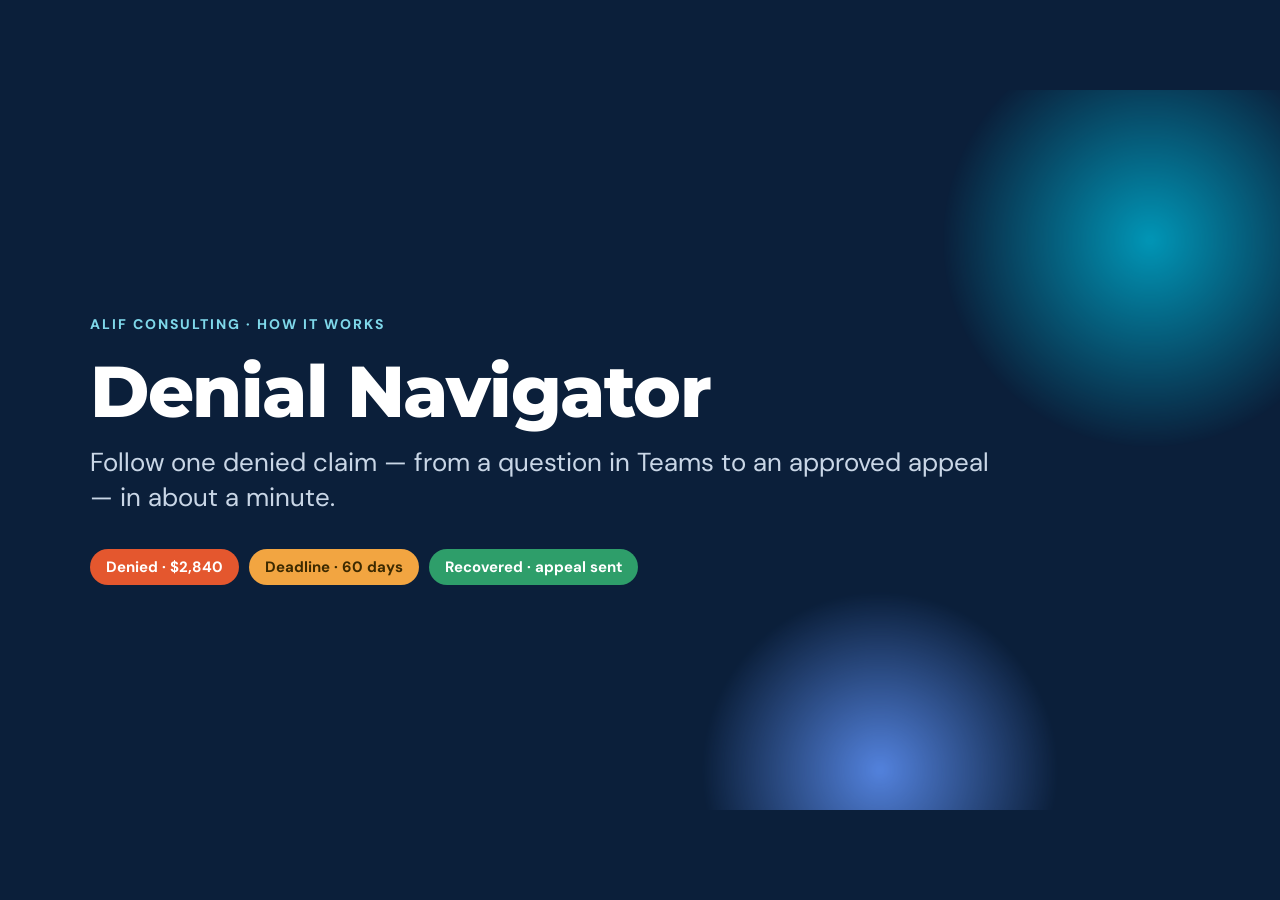
<file: poc/video/explainer.html>
<!doctype html>
<html lang="en">
<head>
<meta charset="utf-8">
<meta name="viewport" content="width=device-width, initial-scale=1">
<title>Denial Navigator · How it works</title>
<link rel="preconnect" href="https://fonts.googleapis.com">
<link rel="preconnect" href="https://fonts.gstatic.com" crossorigin>
<link rel="stylesheet" href="https://fonts.googleapis.com/css2?family=DM+Sans:opsz,wght@9..40,400;9..40,500;9..40,600;9..40,700;9..40,800&family=Montserrat:wght@600;700;800&display=swap">
<style>
  :root {
    --navy: #0B1F3A; --blue: #1F4E8C; --teal: #00A3C4; --peri: #5B8DEF;
    --coral: #E4572E; --amber: #F2A541; --green: #2E9E6A; --ink: #1F2933; --slate: #52606D;
    --light: #F3F4F6; --line: #E0E3E7; --tealsoft: #E0F5F9; --greensoft: #E3F3EA;
  }
  * { box-sizing: border-box; margin: 0; padding: 0; }
  html, body { width: 100%; height: 100%; background: #0B1F3A; overflow: hidden; }
  body { display: grid; place-items: center; font-family: "Anthropic Sans Text", "Anthropic Sans Web", "DM Sans", system-ui, -apple-system, "Segoe UI", sans-serif; color: var(--ink); }
  #stage { position: relative; width: 1280px; height: 720px; background: #fff; overflow: hidden; transform-origin: center; }
  .abs { position: absolute; }
  .h { font-family: "Anthropic Serif Display", "Anthropic Serif Web", "Montserrat", Georgia, serif; }
  .mono { font-family: "Anthropic Mono", "Anthropic Mono Web", ui-monospace, SFMono-Regular, Menlo, monospace; }

  /* step rail */
  #rail { left: 40px; top: 22px; display: flex; gap: 8px; }
  .step { display: flex; align-items: center; gap: 7px; padding: 6px 12px 6px 6px; border-radius: 999px; background: var(--light);
          color: var(--slate); font-size: 13px; font-weight: 600; }
  .step b { width: 22px; height: 22px; border-radius: 50%; display: grid; place-items: center; background: #fff; color: var(--slate); font-size: 12px; }
  .step.on { background: var(--navy); color: #fff; } .step.on b { background: var(--teal); color: #fff; }
  .step.done { background: var(--tealsoft); color: var(--blue); } .step.done b { background: var(--teal); color: #fff; }
  #brand { right: 40px; top: 26px; font-size: 13px; font-weight: 700; color: var(--navy); letter-spacing: .3px; }
  #brand span { color: var(--teal); }

  /* caption */
  #cap { left: 40px; right: 40px; bottom: 26px; height: 64px; border-radius: 16px; background: var(--navy); color: #fff;
         display: flex; align-items: center; gap: 16px; padding: 0 22px; }
  #capnum { width: 34px; height: 34px; border-radius: 50%; background: var(--teal); display: grid; place-items: center; font-weight: 800; flex: none; }
  #captext { font-size: 21px; font-weight: 600; letter-spacing: -.2px; }
  #captext em { font-style: normal; color: #7FD8EA; }

  /* front door panel (Teams / Copilot) */
  #door { left: 40px; top: 84px; width: 370px; height: 516px; border-radius: 18px; background: #fff; border: 1px solid var(--line);
          box-shadow: 0 10px 30px rgba(11,31,58,.10); overflow: hidden; }
  #doorbar { height: 46px; background: #464EB8; color: #fff; display: flex; align-items: center; gap: 10px; padding: 0 14px; font-weight: 700; font-size: 14px; }
  #doorbar .dot { width: 26px; height: 26px; border-radius: 7px; background: #fff; color: #464EB8; display: grid; place-items: center; font-size: 12px; font-weight: 800; }
  #doortabs { display: flex; gap: 6px; padding: 10px 14px 0; font-size: 12px; font-weight: 600; color: var(--slate); }
  #doortabs span { padding: 4px 10px; border-radius: 999px; background: var(--light); }
  #doortabs span.on { background: var(--tealsoft); color: var(--blue); }
  #doorsub { padding: 8px 14px; font-size: 11px; color: var(--slate); }
  .bubble { position: absolute; max-width: 300px; padding: 10px 13px; border-radius: 14px; font-size: 14px; line-height: 1.4; }
  #ask { right: 14px; top: 132px; background: #464EB8; color: #fff; border-bottom-right-radius: 4px; }
  #thinking { left: 14px; top: 228px; background: var(--light); color: var(--slate); border-bottom-left-radius: 4px; }
  #reply { left: 14px; top: 212px; width: 340px; background: #fff; border: 1px solid var(--line); border-radius: 14px; padding: 0; overflow: hidden;
           box-shadow: 0 6px 18px rgba(11,31,58,.10); }
  #reply .top { background: var(--navy); color: #fff; padding: 10px 13px; font-size: 13px; font-weight: 700; display: flex; justify-content: space-between; }
  #reply .top span { color: #7FD8EA; }
  #reply .body { padding: 10px 13px; font-size: 13px; }
  .row { display: flex; justify-content: space-between; padding: 4px 0; border-bottom: 1px dashed var(--line); }
  .row b { color: var(--navy); }
  .pill { display: inline-block; padding: 3px 9px; border-radius: 999px; font-size: 12px; font-weight: 700; color: #fff; }
  #reply .btns { display: flex; gap: 8px; padding: 10px 13px 13px; }
  .btn { padding: 7px 14px; border-radius: 8px; font-size: 13px; font-weight: 700; }
  #approve { background: var(--green); color: #fff; }
  #openbtn { background: var(--light); color: var(--ink); }
  #approved { left: 14px; top: 470px; width: 340px; background: var(--greensoft); color: #1E7A50; border-radius: 12px; padding: 10px 13px; font-size: 13px; font-weight: 700; }
  #cursor { width: 26px; height: 26px; z-index: 30; }

  /* payer file */
  #payer { left: 140px; top: 470px; display: flex; align-items: center; gap: 10px; }
  #payer .lbl { font-size: 12px; color: var(--slate); font-weight: 600; }

  /* packet */
  #packet { left: 0; top: 0; z-index: 20; display: flex; align-items: center; gap: 8px; padding: 8px 12px; border-radius: 12px; background: #fff;
            border: 2px solid var(--teal); box-shadow: 0 8px 20px rgba(0,163,196,.25); font-size: 13px; font-weight: 700; color: var(--navy); white-space: nowrap; }
  #packet.locked { background: var(--navy); color: #fff; border-color: var(--navy); }

  /* tenant */
  #tenant { left: 440px; top: 84px; width: 800px; height: 516px; border-radius: 22px; border: 2.5px dashed var(--blue); background: rgba(31,78,140,.035); }
  #tenantlbl { left: 462px; top: 70px; padding: 4px 12px; background: #fff; color: var(--blue); font-weight: 800; font-size: 13px; border-radius: 999px;
               border: 1.5px solid var(--blue); display: flex; gap: 6px; align-items: center; letter-spacing: .2px; }
  #gate { left: 412px; top: 300px; width: 58px; height: 58px; border-radius: 50%; background: #fff; border: 3px solid var(--blue); display: grid; place-items: center; z-index: 25; }
  #gatelbl { left: 300px; top: 368px; width: 280px; text-align: center; font-size: 12px; font-weight: 700; color: var(--blue); z-index: 25; }

  .tile { width: 142px; height: 118px; top: 116px; border-radius: 14px; background: #fff; border: 1.5px solid var(--line); padding: 12px; box-shadow: 0 4px 12px rgba(11,31,58,.06); }
  .tile .ic { width: 38px; height: 38px; border-radius: 10px; display: grid; place-items: center; margin-bottom: 8px; }
  .tile .t { font-size: 13px; font-weight: 800; color: var(--navy); line-height: 1.15; }
  .tile .s { font-size: 11px; color: var(--slate); margin-top: 3px; line-height: 1.25; }
  .tile.glow { border-color: var(--teal); box-shadow: 0 0 0 4px rgba(0,163,196,.18), 0 8px 18px rgba(0,163,196,.2); }

  /* work area */
  #checks { left: 480px; top: 304px; width: 470px; }
  .chk { display: flex; gap: 12px; align-items: center; padding: 11px 14px; margin-bottom: 9px; border-radius: 12px; background: #fff; border: 1px solid var(--line); font-size: 15px; }
  .chk .tick { width: 26px; height: 26px; border-radius: 50%; background: var(--green); color: #fff; display: grid; place-items: center; font-weight: 900; font-size: 15px; flex: none; }
  .chk .k { color: var(--slate); font-size: 12px; font-weight: 700; text-transform: uppercase; letter-spacing: .5px; display: block; }
  #verdict { left: 970px; top: 320px; width: 240px; border-radius: 16px; background: var(--navy); color: #fff; padding: 16px; }
  #verdict .k { font-size: 11px; letter-spacing: .6px; text-transform: uppercase; color: #7FD8EA; font-weight: 800; }
  #verdict .v { font-size: 22px; font-weight: 800; margin: 6px 0; }

  .bub { width: 64px; height: 64px; border-radius: 50%; display: grid; place-items: center; color: #fff; font-size: 12px; font-weight: 800; z-index: 5; }
  .rank { left: 520px; width: 560px; height: 40px; border-radius: 10px; display: flex; align-items: center; gap: 12px; padding: 0 14px; font-size: 14px; background: #fff; border: 1px solid var(--line); }
  .rank .n { width: 26px; font-weight: 900; color: var(--slate); }
  .rank .sc { margin-left: auto; font-weight: 900; }
  .rank.top { border: 2px solid var(--coral); background: #FDEDE8; }
  #learnnote { left: 520px; top: 548px; font-size: 13px; color: var(--blue); font-weight: 700; }

  #agent { left: 790px; top: 380px; width: 120px; height: 120px; border-radius: 50%; background: var(--navy); color: #fff; display: grid; place-items: center;
           text-align: center; font-size: 12px; font-weight: 800; z-index: 6; }
  #agent .ring { position: absolute; inset: -10px; border-radius: 50%; border: 3px solid var(--teal); }
  #wires { left: 440px; top: 84px; width: 800px; height: 516px; z-index: 4; overflow: visible; }
  .tool { height: 42px; padding: 0 14px; border-radius: 12px; background: #fff; border: 1.5px solid var(--line); display: flex; align-items: center; gap: 8px;
          font-size: 13px; font-weight: 800; color: var(--navy); z-index: 7; white-space: nowrap; }
  .tool.on { border-color: var(--teal); background: var(--tealsoft); }
  .tool.done { border-color: var(--green); background: var(--greensoft); }
  .res { font-size: 12px; font-weight: 700; color: var(--green); z-index: 7; white-space: nowrap; }

  #loop { left: 520px; top: 270px; width: 300px; height: 300px; }
  .badge { left: 860px; width: 350px; height: 54px; border-radius: 14px; background: #fff; border: 1.5px solid var(--line); display: flex; align-items: center; gap: 12px;
           padding: 0 14px; font-size: 15px; font-weight: 700; color: var(--navy); }
  .badge .ic { width: 32px; height: 32px; border-radius: 9px; display: grid; place-items: center; flex: none; }

  /* title + end cards */
  .card { inset: 0; background: var(--navy); color: #fff; z-index: 50; display: flex; flex-direction: column; justify-content: center; padding: 0 90px; }
  .card .kick { color: #7FD8EA; font-weight: 800; letter-spacing: 2px; font-size: 14px; text-transform: uppercase; }
  .card h1 { font-family: "Anthropic Serif Display", "Anthropic Serif Web", "Montserrat", Georgia, serif; font-size: 72px; font-weight: 800; letter-spacing: -1.5px; margin: 14px 0 10px; }
  .card p { font-size: 26px; color: #C9D6E6; max-width: 900px; line-height: 1.35; }
  .card .chips { display: flex; gap: 10px; margin-top: 34px; flex-wrap: wrap; }
  .card .chips span { padding: 8px 16px; border-radius: 999px; font-weight: 700; font-size: 15px; }
  .orb { border-radius: 50%; filter: blur(2px); opacity: .9; }
</style>
</head>
<body>
<div id="stage">
  <!-- step rail -->
  <div id="rail" class="abs"></div>
  <div id="brand" class="abs">DENIAL NAVIGATOR · <span>ALIF CONSULTING</span></div>

  <!-- front door -->
  <div id="door" class="abs">
    <div id="doorbar"><div class="dot">DN</div>Denial Navigator <span style="opacity:.75;font-weight:500">· in Microsoft Teams</span></div>
    <div id="doortabs"><span class="on">Teams / Copilot</span><span>Web app</span></div>
    <div id="doorsub">Front door built with Copilot Studio · same agent in the web app</div>
    <div id="ask" class="bubble"></div>
    <div id="thinking" class="bubble">Checking your claim securely…</div>
    <div id="reply" class="bubble">
      <div class="top">Recommended action <span>PRH-10222</span></div>
      <div class="body">
        <div class="row"><span>Decision</span><span class="pill" style="background:#C0392B">Appeal · level 1</span></div>
        <div class="row"><span>Amount</span><b>$2,840</b></div>
        <div class="row"><span>Why</span><b>Auth AUTH-52611 was on file</b></div>
        <div class="row"><span>Due</span><b style="color:#B9770E">in 60 days</b></div>
        <div class="row" style="border:0"><span>Evidence</span><b>Payer policy §4.2 · letter drafted</b></div>
      </div>
      <div class="btns"><div id="approve" class="btn">Approve</div><div id="openbtn" class="btn">Open claim</div></div>
    </div>
    <div id="approved" class="abs">✓ Approved by Billing lead · appeal sent</div>
  </div>
  <div id="payer" class="abs"><svg width="44" height="54" viewBox="0 0 44 54"><path d="M4 2h24l12 12v36a2 2 0 0 1-2 2H4a2 2 0 0 1-2-2V4a2 2 0 0 1 2-2z" fill="#fff" stroke="#1F4E8C" stroke-width="2.5"/><path d="M28 2v12h12" fill="none" stroke="#1F4E8C" stroke-width="2.5"/><rect x="9" y="24" width="24" height="3" rx="1.5" fill="#00A3C4"/><rect x="9" y="31" width="18" height="3" rx="1.5" fill="#9AA5B1"/><rect x="9" y="38" width="22" height="3" rx="1.5" fill="#9AA5B1"/></svg><div><div style="font-weight:800;color:#0B1F3A;font-size:13px">Payer remittance (835)</div><div class="lbl">Summit Mutual · 2 denials</div></div></div>

  <!-- tenant -->
  <div id="tenant" class="abs"></div>
  <div id="tenantlbl" class="abs"><svg width="16" height="16" viewBox="0 0 24 24"><path d="M6 19a5 5 0 0 1-.6-9.96A7 7 0 0 1 19 8.5 5.25 5.25 0 0 1 18.5 19z" fill="#1F4E8C"/></svg>YOUR AZURE TENANT · your region</div>

  <div id="t1" class="tile abs" style="left:462px"><div class="ic" style="background:#E3F3EA"><svg width="22" height="22" viewBox="0 0 24 24"><path d="M4 6h10M4 12h10M4 18h10" stroke="#2E9E6A" stroke-width="2.5" stroke-linecap="round"/><path d="m16 11 2 2 4-4" stroke="#2E9E6A" stroke-width="2.5" fill="none" stroke-linecap="round"/></svg></div><div class="t">Rules engine</div><div class="s">Codes, edits, deadlines</div></div>
  <div id="t2" class="tile abs" style="left:617px"><div class="ic" style="background:#FDEDE8"><svg width="22" height="22" viewBox="0 0 24 24"><path d="M4 20V10M10 20V4M16 20v-7M22 20H2" stroke="#E4572E" stroke-width="2.5" stroke-linecap="round"/></svg></div><div class="t">Prioritisation</div><div class="s">Learns your own patterns</div></div>
  <div id="t3" class="tile abs" style="left:772px"><div class="ic" style="background:#E8EEFD"><svg width="22" height="22" viewBox="0 0 24 24"><circle cx="10" cy="10" r="6" stroke="#5B8DEF" stroke-width="2.5" fill="none"/><path d="m15 15 6 6" stroke="#5B8DEF" stroke-width="2.5" stroke-linecap="round"/></svg></div><div class="t">Azure AI Search</div><div class="s">Your policy library</div></div>
  <div id="t4" class="tile abs" style="left:927px"><div class="ic" style="background:#E0F5F9"><svg width="22" height="22" viewBox="0 0 24 24"><path d="M12 2l2.2 6.3L20 10l-5.8 1.7L12 18l-2.2-6.3L4 10l5.8-1.7z" fill="#00A3C4"/><circle cx="19" cy="19" r="2.5" fill="#00A3C4"/></svg></div><div class="t">Microsoft Foundry</div><div class="s">AI agent + Azure OpenAI</div></div>
  <div id="t5" class="tile abs" style="left:1082px"><div class="ic" style="background:#E8EDF4"><svg width="22" height="22" viewBox="0 0 24 24"><ellipse cx="12" cy="5" rx="8" ry="3" stroke="#1F4E8C" stroke-width="2.2" fill="none"/><path d="M4 5v14c0 1.7 3.6 3 8 3s8-1.3 8-3V5M4 12c0 1.7 3.6 3 8 3s8-1.3 8-3" stroke="#1F4E8C" stroke-width="2.2" fill="none"/></svg></div><div class="t">Secure data</div><div class="s">Encrypted at rest</div></div>

  <div id="gate" class="abs"><svg width="30" height="30" viewBox="0 0 24 24"><path d="M12 2 4 5v6c0 5 3.4 9.4 8 11 4.6-1.6 8-6 8-11V5z" fill="#1F4E8C"/><path d="m8.5 12 2.5 2.5 4.5-5" stroke="#fff" stroke-width="2.4" fill="none" stroke-linecap="round"/></svg></div>
  <div id="gatelbl" class="abs">Entra ID sign-in · encrypted in transit</div>

  <!-- packet -->
  <div id="packet" class="abs"><span id="pkicon"></span><span id="pktext"></span></div>

  <!-- check scene -->
  <div id="checks" class="abs">
    <div class="chk" id="c1"><div class="tick">✓</div><div><span class="k">Denial code</span>CO-197 · prior authorisation missing on claim</div></div>
    <div class="chk" id="c2"><div class="tick">✓</div><div><span class="k">Patient record</span>Authorisation AUTH-52611 found, approved before visit</div></div>
    <div class="chk" id="c3"><div class="tick">✓</div><div><span class="k">Payer rule</span>Appeal allowed · 60 days from denial</div></div>
  </div>
  <div id="verdict" class="abs"><div class="k">Rules decide</div><div class="v">Appeal, don't write off</div><div style="font-size:13px;color:#C9D6E6">Facts come from codes, records and payer rules — not guesses.</div></div>

  <!-- prioritise scene -->
  <div id="bubs"></div>
  <div id="ranks"></div>
  <div id="learnnote" class="abs">↻ Learns from your own resolved claims · never used to train public AI</div>

  <!-- agent scene -->
  <svg id="wires" class="abs"></svg>
  <div id="agent" class="abs"><div class="ring" id="ring"></div>AI agent<br><span style="color:#7FD8EA;font-size:11px">Microsoft Foundry</span></div>
  <div id="tools"></div>

  <!-- respond scene: audit -->
  <div id="audit" class="abs" style="left:520px;top:290px;width:640px;border-radius:16px;background:#fff;border:1.5px solid #E0E3E7;padding:18px 20px;box-shadow:0 8px 22px rgba(11,31,58,.08)">
    <div style="font-size:12px;font-weight:800;letter-spacing:.6px;color:#00A3C4;text-transform:uppercase">Audit trail · saved encrypted in your tenant</div>
    <div class="mono" style="font-size:13px;line-height:1.9;margin-top:8px;color:#1F2933">
      <div><b style="color:#1F4E8C">14:41:02</b>  Billing lead asked about PRH-10222 (signed in with Entra ID)</div>
      <div><b style="color:#1F4E8C">14:41:03</b>  Rules: CO-197 · auth on file · 60-day appeal window</div>
      <div><b style="color:#1F4E8C">14:41:05</b>  Agent tools: claim · authorisation · policy §4.2 · deadline · letter</div>
      <div><b style="color:#2E9E6A">14:41:31</b>  Appeal approved by Billing lead · letter sent</div>
    </div>
  </div>

  <!-- learn scene -->
  <svg id="loop" class="abs" viewBox="0 0 300 300"></svg>
  <div id="badges"></div>

  <!-- caption -->
  <div id="cap" class="abs"><div id="capnum">1</div><div id="captext"></div></div>

  <!-- cursor -->
  <svg id="cursor" class="abs" viewBox="0 0 24 24"><path d="M4 2l15 9-6.5 1.5L16 20l-3 1.5-3.5-7.5L4 19z" fill="#0B1F3A" stroke="#fff" stroke-width="1.4"/></svg>

  <!-- title + end -->
  <div id="title" class="card abs">
    <div class="orb abs" style="width:420px;height:420px;right:-80px;top:-60px;background:radial-gradient(circle,#00A3C4 0%,rgba(0,163,196,0) 70%)"></div>
    <div class="orb abs" style="width:360px;height:360px;right:220px;bottom:-140px;background:radial-gradient(circle,#5B8DEF 0%,rgba(91,141,239,0) 70%)"></div>
    <div class="kick">Alif Consulting · How it works</div>
    <h1>Denial Navigator</h1>
    <p>Follow one denied claim — from a question in Teams to an approved appeal — in about a minute.</p>
    <div class="chips"><span style="background:#E4572E">Denied · $2,840</span><span style="background:#F2A541;color:#3d2a00">Deadline · 60 days</span><span style="background:#2E9E6A">Recovered · appeal sent</span></div>
  </div>
  <div id="end" class="card abs">
    <div class="orb abs" style="width:480px;height:480px;left:-120px;bottom:-200px;background:radial-gradient(circle,#00A3C4 0%,rgba(0,163,196,0) 70%)"></div>
    <div class="kick">Denial Navigator</div>
    <h1 style="font-size:58px">From denied claim to the right decision, in minutes.</h1>
    <p>Rules check the facts · prioritisation ranks the dollars · the AI agent explains and drafts · your people approve.</p>
    <div class="chips"><span style="background:#1F4E8C">Runs in your Azure tenant</span><span style="background:#1F4E8C">Encrypted end to end</span><span style="background:#1F4E8C">Never trains public AI</span><span style="background:#2E9E6A">People approve every action</span></div>
    <p style="margin-top:40px;font-size:18px;color:#7FD8EA;font-weight:700">Alif Consulting · Live demo available</p>
  </div>
</div>

<script>
const $ = (id) => document.getElementById(id);
const clamp = (x, a = 0, b = 1) => Math.min(b, Math.max(a, x));
const ease = (x) => (x < .5 ? 4 * x * x * x : 1 - Math.pow(-2 * x + 2, 3) / 2);
const pr = (t, a, b) => ease(clamp((t - a) / (b - a)));
const lerp = (a, b, k) => a + (b - a) * k;
const fade = (t, a, b, d = .5) => clamp(pr(t, a, a + d) * (b == null ? 1 : 1 - pr(t, b, b + d)));
const set = (el, o, x = 0, y = 0, s = 1) => { el.style.opacity = o; el.style.transform = `translate(${x}px,${y}px) scale(${s})`; el.style.visibility = o < .01 ? "hidden" : "visible"; };
const T = 74;

const STEPS = ["Ask", "Secure", "Check", "Prioritise", "Decide", "Respond", "Learn"];
$("rail").innerHTML = STEPS.map((s, i) => `<div class="step" id="st${i}"><b>${i + 1}</b>${s}</div>`).join("");

// scene windows [start, end]
const S = { title: [0, 5.5], ask: [5.5, 15], secure: [15, 24], check: [24, 33], prio: [33, 42], decide: [42, 55], respond: [55, 65], learn: [65, 70], end: [70, T] };
const CAPS = [
  [S.ask[0], 1, "A biller asks in <em>Teams</em> — and the payer's remittance file arrives."],
  [S.secure[0], 2, "Everything enters <em>your own Azure tenant</em>: signed in with Entra ID, encrypted on the way."],
  [S.check[0], 3, "The <em>rules engine</em> checks the facts: codes, the patient record, the payer's rules."],
  [S.prio[0], 4, "<em>Prioritisation</em> ranks every open denial by dollars at stake and days left."],
  [S.decide[0], 5, "The <em>AI agent</em> in Microsoft Foundry picks the right tools — and shows its evidence."],
  [S.respond[0], 6, "The answer lands back in <em>Teams</em>. A person approves with one click."],
  [S.learn[0], 7, "Every approval <em>teaches it your patterns</em> — inside your tenant, never public AI."],
];

// prioritise bubbles
const BUB = [["$380", "#F2A541"], ["$95", "#2E9E6A"], ["$2,840", "#E4572E"], ["$1,800", "#F2A541"], ["$240", "#2E9E6A"], ["$110", "#2E9E6A"], ["$2,450", "#E4572E"]];
$("bubs").innerHTML = BUB.map((b, i) => `<div class="bub abs" id="b${i}" style="background:${b[1]}">${b[0]}</div>`).join("");
const RANKS = [["PRH-10222", "Prior auth · Summit Mutual", "$2,840", "60 days", 96, "#E4572E"], ["PRH-10079", "Prior auth · Summit Mutual", "$2,450", "21 days", 94, "#E4572E"],
               ["PRH-10224", "Medical necessity · Medicare", "$1,800", "1 year", 88, "#F2A541"], ["PRH-10223", "Coding fix · Summit Mutual", "$380", "5 days", 81, "#F2A541"]];
$("ranks").innerHTML = RANKS.map((r, i) => `<div class="rank abs ${i ? "" : "top"}" id="r${i}" style="top:${300 + i * 50}px"><span class="n">${i + 1}</span><b class="mono" style="font-size:13px">${r[0]}</b><span style="color:#52606D">${r[1]}</span><b>${r[2]}</b><span style="color:#52606D">· ${r[3]}</span><span class="sc" style="color:${r[5]}">${r[4]}</span></div>`).join("");

// agent tools (positions in stage coords)
const TOOLS = [["Look up claim", "Claim + payer found", 520, 300, "#1F4E8C"], ["Check authorisation", "AUTH-52611 on file", 1000, 300, "#2E9E6A"],
               ["Search payer policy", "Policy §4.2 cited", 500, 520, "#5B8DEF"], ["Compute deadline", "Due in 60 days", 1010, 520, "#F2A541"],
               ["Draft appeal letter", "Letter ready for review", 760, 552, "#00A3C4"]];
$("tools").innerHTML = TOOLS.map((t, i) => `<div class="tool abs" id="tl${i}" style="left:${t[2]}px;top:${t[3]}px"><span style="width:10px;height:10px;border-radius:3px;background:${t[4]}"></span>${t[0]}</div><div class="res abs" id="rs${i}" style="left:${t[2] + 6}px;top:${t[3] + 46}px">✓ ${t[1]}</div>`).join("");

// learn badges
const BADGES = [["Data stays in your Azure tenant", "#E0F5F9", "#00A3C4", "M6 19a5 5 0 0 1-.6-9.96A7 7 0 0 1 19 8.5 5.25 5.25 0 0 1 18.5 19z"],
                ["Encrypted in transit and at rest", "#E8EDF4", "#1F4E8C", "M7 10V7a5 5 0 0 1 10 0v3M5 10h14v11H5z"],
                ["Never used to train public AI", "#FDEDE8", "#E4572E", "M4 4l16 16M12 3a9 9 0 1 0 0 18 9 9 0 0 0 0-18z"],
                ["People approve every action", "#E3F3EA", "#2E9E6A", "m5 12 4 4 10-10"]];
$("badges").innerHTML = BADGES.map((b, i) => `<div class="badge abs" id="bd${i}" style="top:${282 + i * 66}px"><div class="ic" style="background:${b[1]}"><svg width="18" height="18" viewBox="0 0 24 24"><path d="${b[3]}" stroke="${b[2]}" stroke-width="2.4" fill="none" stroke-linecap="round" stroke-linejoin="round"/></svg></div>${b[0]}</div>`).join("");

const ASK = "Why was claim PRH-10222 denied, and what should I do?";
const PLAIN = "PRH-10222 · CO-197 · $2,840";
const LOCKSVG = '<svg width="16" height="16" viewBox="0 0 24 24"><path d="M7 10V7a5 5 0 0 1 10 0v3" stroke="currentColor" stroke-width="2.4" fill="none"/><rect x="5" y="10" width="14" height="11" rx="2" fill="currentColor"/></svg>';
const DOCSVG = '<svg width="16" height="16" viewBox="0 0 24 24"><path d="M6 2h9l5 5v15H6z" fill="none" stroke="currentColor" stroke-width="2.2"/></svg>';
const CIPH = "a9F3x7Qk2Zp0Lm8Rt4Wv6Yb1Hc5Nd0J";
const scramble = (s, k, seed) => s.split("").map((c, i) => (c === " " || c === "·") ? c : (((i * 7 + seed) % 11) / 11 < k ? CIPH[(i * 7 + seed * 3) % CIPH.length] : c)).join("");

function render(t) {
  // title / end cards
  set($("title"), 1 - pr(t, S.title[1] - .6, S.title[1]));
  set($("end"), pr(t, S.end[0], S.end[0] + .8));

  // step rail + caption
  const cur = CAPS.filter((c) => t >= c[0]).pop();
  STEPS.forEach((_, i) => { const el = $("st" + i); el.className = "step" + (cur && cur[1] - 1 === i ? " on" : cur && cur[1] - 1 > i ? " done" : ""); });
  set($("rail"), fade(t, 5.4, S.end[0] - .2));
  set($("brand"), fade(t, 5.4, S.end[0] - .2));
  if (cur) {
    const k = fade(t, cur[0], null, .4);
    set($("cap"), fade(t, 5.5, S.end[0] - .2), 0, (1 - k) * 8);
    $("capnum").textContent = cur[1]; $("captext").innerHTML = cur[2];
    $("captext").style.opacity = k;
  } else set($("cap"), 0);

  // front door
  set($("door"), fade(t, 5.6, S.end[0] - .2), lerp(-40, 0, pr(t, 5.6, 6.4)));
  const typed = Math.floor(ASK.length * pr(t, 6.6, 9.6));
  $("ask").textContent = ASK.slice(0, typed) + (typed < ASK.length && t > 6.6 ? "▍" : "");
  set($("ask"), fade(t, 6.5, null, .3));
  set($("thinking"), fade(t, 10.2, S.respond[0] + .4));
  $("thinking").textContent = "Checking your claim securely" + ".".repeat(1 + Math.floor(t * 2) % 3);
  set($("payer"), fade(t, 10.4, 14.2), lerp(620, 430, pr(t, 10.4, 12.2)), lerp(-180, -160, pr(t, 10.4, 12.2)));

  // tenant + gate
  const tk = pr(t, S.secure[0], S.secure[0] + 1.4);
  set($("tenant"), fade(t, S.secure[0], S.end[0] - .2), 0, 0, lerp(.94, 1, tk));
  set($("tenantlbl"), fade(t, S.secure[0] + .4, S.end[0] - .2));
  set($("gate"), fade(t, S.secure[0] + .6, S.check[0] + 1), 0, 0, lerp(.6, 1, pr(t, S.secure[0] + .6, S.secure[0] + 1.2)));
  set($("gatelbl"), fade(t, S.secure[0] + .9, S.check[0] + 1));
  [1, 2, 3, 4, 5].forEach((i) => {
    const el = $("t" + i);
    set(el, fade(t, S.secure[0] + 1 + i * .25, S.end[0] - .2), 0, lerp(16, 0, pr(t, S.secure[0] + 1 + i * .25, S.secure[0] + 1.6 + i * .25)));
    const glow = (i === 1 && t > S.check[0] && t < S.prio[0]) || (i === 2 && t > S.prio[0] && t < S.decide[0]) || ((i === 3 || i === 4) && t > S.decide[0] && t < S.respond[0])
      || (i === 5 && t > S.secure[0] + 6 && t < S.check[0]) || (i === 4 && t > S.respond[0] && t < S.respond[0] + 1.5) || (i === 2 && t > S.learn[0] && t < S.end[0]);
    el.classList.toggle("glow", !!glow);
  });

  // packet path: chat → gate (scramble/lock) → secure data → rules → … → back to chat
  const path = [[S.ask[0] + 4.6, 60, 372], [S.secure[0] + 1.5, 60, 372], [S.secure[0] + 3.2, 330, 312], [S.secure[0] + 5.6, 470, 312],
                [S.secure[0] + 7.4, 1090, 250], [S.check[0] + .4, 470, 250], [S.prio[0] - 1, 470, 250], [S.prio[0] + .3, 625, 250],
                [S.decide[0] - .8, 625, 250], [S.decide[0] + .5, 745, 420]];
  let px = path[0][1], py = path[0][2];
  for (let i = 1; i < path.length; i++) {
    if (t >= path[i - 1][0]) { const k = pr(t, path[i - 1][0], path[i][0]); px = lerp(path[i - 1][1], path[i][1], k); py = lerp(path[i - 1][2], path[i][2], k); }
  }
  set($("packet"), fade(t, S.ask[0] + 4.6, S.decide[0] + .3, .4), px, py, lerp(1, .6, pr(t, S.decide[0] - .2, S.decide[0] + .6)));
  const enc = clamp((t - (S.secure[0] + 2.2)) / 1.2) * (1 - clamp((t - (S.secure[0] + 6.6)) / .8));
  const locked = t > S.secure[0] + 3.2 && t < S.secure[0] + 7.2;
  $("packet").classList.toggle("locked", locked);
  $("pkicon").innerHTML = locked ? LOCKSVG : DOCSVG;
  $("pktext").textContent = locked ? scramble(PLAIN, Math.max(enc, .9), Math.floor(t * 12)) : scramble(PLAIN, enc, Math.floor(t * 12));
  if (locked && t > S.secure[0] + 4.6) $("pktext").textContent = "Encrypted · " + scramble(PLAIN.slice(0, 12), 1, Math.floor(t * 12));

  // check scene
  ["c1", "c2", "c3"].forEach((id, i) => set($(id), fade(t, S.check[0] + 1 + i * 1.6, S.prio[0] - .3), lerp(-20, 0, pr(t, S.check[0] + 1 + i * 1.6, S.check[0] + 1.6 + i * 1.6))));
  set($("verdict"), fade(t, S.check[0] + 6, S.prio[0] - .3), 0, lerp(14, 0, pr(t, S.check[0] + 6, S.check[0] + 6.6)));

  // prioritise scene
  BUB.forEach((_, i) => {
    const sx = 480 + (i * 97) % 640, sy = 280 + (i * 53) % 190;
    const k = pr(t, S.prio[0] + 2.4, S.prio[0] + 3.4);
    const wob = Math.sin(t * 2 + i) * 6 * (1 - k);
    const el = $("b" + i); el.style.left = "0px"; el.style.top = "0px";
    set(el, fade(t, S.prio[0] + .3 + i * .12, S.prio[0] + 3.1, .3), lerp(sx, 760, k), lerp(sy + wob, 330, k), lerp(1, .3, k));
  });
  RANKS.forEach((_, i) => set($("r" + i), fade(t, S.prio[0] + 3.4 + i * .35, S.decide[0] - .3), lerp(30, 0, pr(t, S.prio[0] + 3.4 + i * .35, S.prio[0] + 4 + i * .35))));
  set($("learnnote"), fade(t, S.prio[0] + 5.8, S.decide[0] - .3));

  // decide scene: agent + tools + wires
  const ak = fade(t, S.decide[0] + .3, S.respond[0] - .3);
  set($("agent"), ak, 0, 0, lerp(.7, 1, pr(t, S.decide[0] + .3, S.decide[0] + 1)));
  $("ring").style.transform = `scale(${1 + .12 * Math.sin(t * 5)})`; $("ring").style.opacity = .4 + .4 * Math.abs(Math.sin(t * 2.5));
  let wires = "";
  TOOLS.forEach((tl, i) => {
    const t0 = S.decide[0] + 2 + i * 1.9;
    const el = $("tl" + i);
    set(el, fade(t, S.decide[0] + 1 + i * .15, S.respond[0] - .3));
    el.className = "tool abs" + (t > t0 + 1.2 ? " done" : t > t0 ? " on" : "");
    set($("rs" + i), fade(t, t0 + 1.2, S.respond[0] - .3));
    const k = pr(t, t0, t0 + .8);
    if (k > 0 && t < S.respond[0] - .2) {
      const ax = 850 - 440, ay = 440 - 84, tx = tl[2] + 80 - 440, ty = tl[3] + 21 - 84;
      const ex = lerp(ax, tx, k), ey = lerp(ay, ty, k);
      const col = t > t0 + 1.2 ? "#2E9E6A" : "#00A3C4";
      wires += `<line x1="${ax}" y1="${ay}" x2="${ex}" y2="${ey}" stroke="${col}" stroke-width="3" stroke-dasharray="7 6" stroke-dashoffset="${-t * 30}" opacity="${ak}"/>`;
      if (t < t0 + 1.2) wires += `<circle cx="${ex}" cy="${ey}" r="6" fill="${col}" opacity="${ak}"/>`;
    }
  });
  $("wires").innerHTML = wires;

  // respond scene
  set($("reply"), fade(t, S.respond[0] + .5, S.end[0] - .2), 0, lerp(24, 0, pr(t, S.respond[0] + .5, S.respond[0] + 1.2)));
  const cx = lerp(330, 92, pr(t, S.respond[0] + 3, S.respond[0] + 4.6)), cy = lerp(640, 508, pr(t, S.respond[0] + 3, S.respond[0] + 4.6));
  set($("cursor"), fade(t, S.respond[0] + 3, S.respond[0] + 7), cx, cy, t > S.respond[0] + 4.8 && t < S.respond[0] + 5.1 ? .85 : 1);
  $("cursor").style.left = "0px"; $("cursor").style.top = "0px";
  $("approve").style.boxShadow = t > S.respond[0] + 4.8 && t < S.respond[0] + 5.6 ? "0 0 0 5px rgba(46,158,106,.35)" : "none";
  set($("approved"), fade(t, S.respond[0] + 5.2, S.end[0] - .2), 0, lerp(10, 0, pr(t, S.respond[0] + 5.2, S.respond[0] + 5.8)));

  set($("audit"), fade(t, S.respond[0] + 1.2, S.learn[0] - .2), 0, lerp(16, 0, pr(t, S.respond[0] + 1.2, S.respond[0] + 1.9)));

  // learn scene
  const lk = fade(t, S.learn[0] + .2, S.end[0] - .2);
  const sweep = pr(t, S.learn[0] + .2, S.learn[0] + 2.4) * 300;
  $("loop").innerHTML = `<circle cx="150" cy="150" r="108" fill="none" stroke="#E0E3E7" stroke-width="14"/>
    <circle cx="150" cy="150" r="108" fill="none" stroke="#00A3C4" stroke-width="14" stroke-linecap="round" stroke-dasharray="${sweep * 2.26} 999" transform="rotate(-90 150 150)"/>
    <text x="150" y="140" text-anchor="middle" font-family="Anthropic Serif Display, Anthropic Serif Web, Montserrat, serif" font-weight="800" font-size="22" fill="#0B1F3A">Approve</text>
    <text x="150" y="168" text-anchor="middle" font-family="Anthropic Sans Text, Anthropic Sans Web, DM Sans, sans-serif" font-weight="700" font-size="15" fill="#52606D">→ learn → better</text>
    <text x="150" y="190" text-anchor="middle" font-family="Anthropic Sans Text, Anthropic Sans Web, DM Sans, sans-serif" font-weight="700" font-size="15" fill="#52606D">priorities next time</text>`;
  set($("loop"), lk);
  BADGES.forEach((_, i) => set($("bd" + i), fade(t, S.learn[0] + .6 + i * .5, S.end[0] - .2), lerp(24, 0, pr(t, S.learn[0] + .6 + i * .5, S.learn[0] + 1.2 + i * .5))));
}

window.seek = (ms) => render(ms / 1000);
window.DURATION = T;

// live playback (looping) unless captured frame-by-frame
if (!location.search.includes("capture")) {
  const fit = () => { const s = Math.min(innerWidth / 1280, innerHeight / 720); $("stage").style.transform = `scale(${s})`; };
  addEventListener("resize", fit); fit();
  const start = performance.now();
  const loop = (now) => { render(((now - start) / 1000) % T); requestAnimationFrame(loop); };
  requestAnimationFrame(loop);
} else render(0);
</script>
</body>
</html>
</file>
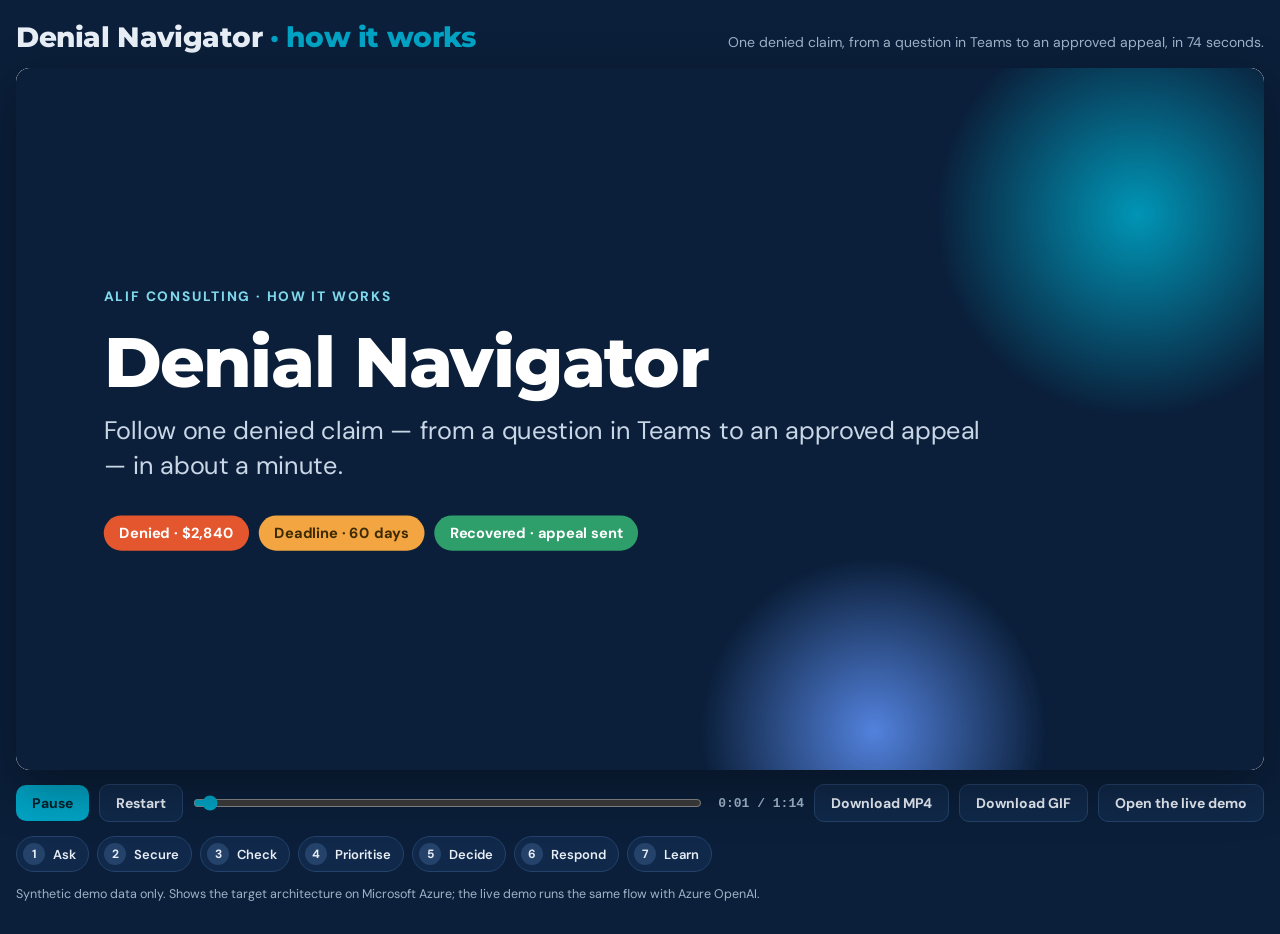
<file: poc/web/explainer.html>
<!doctype html>
<html lang="en">
<head>
<meta charset="utf-8">
<meta name="viewport" content="width=device-width, initial-scale=1">
<title>Denial Navigator · How it works</title>
<link rel="preconnect" href="https://fonts.googleapis.com">
<link rel="preconnect" href="https://fonts.gstatic.com" crossorigin>
<link rel="stylesheet" href="https://fonts.googleapis.com/css2?family=DM+Sans:opsz,wght@9..40,400;9..40,500;9..40,600;9..40,700;9..40,800&family=Montserrat:wght@600;700;800&display=swap">
<style>
  /* Layout: a dark screening room - the 16:9 explainer scales to the width, controls and chapters sit beneath it.
     Single deliberate dark look (it frames a video), so colours are fixed rather than theme-switched. */
  :root {
    color-scheme: dark;
    --ground: #0B1F3A; --ground-2: #10294A; --fg: #E8EEF6; --muted: #9FB3C8; --accent: #00A3C4; --accent-ink: #04212B; --rule: #24426A;
    --display: "Anthropic Sans Text", "Anthropic Sans Web", "DM Sans", system-ui, -apple-system, "Segoe UI", sans-serif; --mono: "Anthropic Mono", "Anthropic Mono Web", ui-monospace, SFMono-Regular, Menlo, monospace; --serif: "Anthropic Serif Display", "Anthropic Serif Web", "Montserrat", Georgia, serif;
  }

  :root {
    --navy: #0B1F3A; --blue: #1F4E8C; --teal: #00A3C4; --peri: #5B8DEF;
    --coral: #E4572E; --amber: #F2A541; --green: #2E9E6A; --ink: #1F2933; --slate: #52606D;
    --light: #F3F4F6; --line: #E0E3E7; --tealsoft: #E0F5F9; --greensoft: #E3F3EA;
  }
  * { box-sizing: border-box; margin: 0; padding: 0; }
  #stage { position: absolute; left: 0; top: 0; width: 1280px; height: 720px; background: #fff; overflow: hidden; transform-origin: 0 0;
           font-family: "Anthropic Sans Text", "Anthropic Sans Web", "DM Sans", system-ui, -apple-system, "Segoe UI", sans-serif; color: var(--ink); }
  .abs { position: absolute; }
  .h { font-family: "Anthropic Serif Display", "Anthropic Serif Web", "Montserrat", Georgia, serif; }
  .mono { font-family: "Anthropic Mono", "Anthropic Mono Web", ui-monospace, SFMono-Regular, Menlo, monospace; }

  /* step rail */
  #rail { left: 40px; top: 22px; display: flex; gap: 8px; }
  .step { display: flex; align-items: center; gap: 7px; padding: 6px 12px 6px 6px; border-radius: 999px; background: var(--light);
          color: var(--slate); font-size: 13px; font-weight: 600; }
  .step b { width: 22px; height: 22px; border-radius: 50%; display: grid; place-items: center; background: #fff; color: var(--slate); font-size: 12px; }
  .step.on { background: var(--navy); color: #fff; } .step.on b { background: var(--teal); color: #fff; }
  .step.done { background: var(--tealsoft); color: var(--blue); } .step.done b { background: var(--teal); color: #fff; }
  #brand { right: 40px; top: 26px; font-size: 13px; font-weight: 700; color: var(--navy); letter-spacing: .3px; }
  #brand span { color: var(--teal); }

  /* caption */
  #cap { left: 40px; right: 40px; bottom: 26px; height: 64px; border-radius: 16px; background: var(--navy); color: #fff;
         display: flex; align-items: center; gap: 16px; padding: 0 22px; }
  #capnum { width: 34px; height: 34px; border-radius: 50%; background: var(--teal); display: grid; place-items: center; font-weight: 800; flex: none; }
  #captext { font-size: 21px; font-weight: 600; letter-spacing: -.2px; }
  #captext em { font-style: normal; color: #7FD8EA; }

  /* front door panel (Teams / Copilot) */
  #door { left: 40px; top: 84px; width: 370px; height: 516px; border-radius: 18px; background: #fff; border: 1px solid var(--line);
          box-shadow: 0 10px 30px rgba(11,31,58,.10); overflow: hidden; }
  #doorbar { height: 46px; background: #464EB8; color: #fff; display: flex; align-items: center; gap: 10px; padding: 0 14px; font-weight: 700; font-size: 14px; }
  #doorbar .dot { width: 26px; height: 26px; border-radius: 7px; background: #fff; color: #464EB8; display: grid; place-items: center; font-size: 12px; font-weight: 800; }
  #doortabs { display: flex; gap: 6px; padding: 10px 14px 0; font-size: 12px; font-weight: 600; color: var(--slate); }
  #doortabs span { padding: 4px 10px; border-radius: 999px; background: var(--light); }
  #doortabs span.on { background: var(--tealsoft); color: var(--blue); }
  #doorsub { padding: 8px 14px; font-size: 11px; color: var(--slate); }
  .bubble { position: absolute; max-width: 300px; padding: 10px 13px; border-radius: 14px; font-size: 14px; line-height: 1.4; }
  #ask { right: 14px; top: 132px; background: #464EB8; color: #fff; border-bottom-right-radius: 4px; }
  #thinking { left: 14px; top: 228px; background: var(--light); color: var(--slate); border-bottom-left-radius: 4px; }
  #reply { left: 14px; top: 212px; width: 340px; background: #fff; border: 1px solid var(--line); border-radius: 14px; padding: 0; overflow: hidden;
           box-shadow: 0 6px 18px rgba(11,31,58,.10); }
  #reply .top { background: var(--navy); color: #fff; padding: 10px 13px; font-size: 13px; font-weight: 700; display: flex; justify-content: space-between; }
  #reply .top span { color: #7FD8EA; }
  #reply .body { padding: 10px 13px; font-size: 13px; }
  .row { display: flex; justify-content: space-between; padding: 4px 0; border-bottom: 1px dashed var(--line); }
  .row b { color: var(--navy); }
  .pill { display: inline-block; padding: 3px 9px; border-radius: 999px; font-size: 12px; font-weight: 700; color: #fff; }
  #reply .btns { display: flex; gap: 8px; padding: 10px 13px 13px; }
  .btn { padding: 7px 14px; border-radius: 8px; font-size: 13px; font-weight: 700; }
  #approve { background: var(--green); color: #fff; }
  #openbtn { background: var(--light); color: var(--ink); }
  #approved { left: 14px; top: 470px; width: 340px; background: var(--greensoft); color: #1E7A50; border-radius: 12px; padding: 10px 13px; font-size: 13px; font-weight: 700; }
  #cursor { width: 26px; height: 26px; z-index: 30; }

  /* payer file */
  #payer { left: 140px; top: 470px; display: flex; align-items: center; gap: 10px; }
  #payer .lbl { font-size: 12px; color: var(--slate); font-weight: 600; }

  /* packet */
  #packet { left: 0; top: 0; z-index: 20; display: flex; align-items: center; gap: 8px; padding: 8px 12px; border-radius: 12px; background: #fff;
            border: 2px solid var(--teal); box-shadow: 0 8px 20px rgba(0,163,196,.25); font-size: 13px; font-weight: 700; color: var(--navy); white-space: nowrap; }
  #packet.locked { background: var(--navy); color: #fff; border-color: var(--navy); }

  /* tenant */
  #tenant { left: 440px; top: 84px; width: 800px; height: 516px; border-radius: 22px; border: 2.5px dashed var(--blue); background: rgba(31,78,140,.035); }
  #tenantlbl { left: 462px; top: 70px; padding: 4px 12px; background: #fff; color: var(--blue); font-weight: 800; font-size: 13px; border-radius: 999px;
               border: 1.5px solid var(--blue); display: flex; gap: 6px; align-items: center; letter-spacing: .2px; }
  #gate { left: 412px; top: 300px; width: 58px; height: 58px; border-radius: 50%; background: #fff; border: 3px solid var(--blue); display: grid; place-items: center; z-index: 25; }
  #gatelbl { left: 300px; top: 368px; width: 280px; text-align: center; font-size: 12px; font-weight: 700; color: var(--blue); z-index: 25; }

  .tile { width: 142px; height: 128px; top: 116px; border-radius: 14px; background: #fff; border: 1.5px solid var(--line); padding: 12px; box-shadow: 0 4px 12px rgba(11,31,58,.06); }
  .tile .ic { width: 38px; height: 38px; border-radius: 10px; display: grid; place-items: center; margin-bottom: 8px; }
  .tile .t { font-size: 13px; font-weight: 800; color: var(--navy); line-height: 1.15; }
  .tile .s { font-size: 11px; color: var(--slate); margin-top: 3px; line-height: 1.25; }
  .tile.glow { border-color: var(--teal); box-shadow: 0 0 0 4px rgba(0,163,196,.18), 0 8px 18px rgba(0,163,196,.2); }

  /* work area */
  #checks { left: 480px; top: 304px; width: 470px; }
  .chk { display: flex; gap: 12px; align-items: center; padding: 11px 14px; margin-bottom: 9px; border-radius: 12px; background: #fff; border: 1px solid var(--line); font-size: 15px; }
  .chk .tick { width: 26px; height: 26px; border-radius: 50%; background: var(--green); color: #fff; display: grid; place-items: center; font-weight: 900; font-size: 15px; flex: none; }
  .chk .k { color: var(--slate); font-size: 12px; font-weight: 700; text-transform: uppercase; letter-spacing: .5px; display: block; }
  #verdict { left: 970px; top: 320px; width: 240px; border-radius: 16px; background: var(--navy); color: #fff; padding: 16px; }
  #verdict .k { font-size: 11px; letter-spacing: .6px; text-transform: uppercase; color: #7FD8EA; font-weight: 800; }
  #verdict .v { font-size: 22px; font-weight: 800; margin: 6px 0; }

  .bub { width: 64px; height: 64px; border-radius: 50%; display: grid; place-items: center; color: #fff; font-size: 12px; font-weight: 800; z-index: 5; }
  .rank { left: 520px; width: 560px; height: 40px; border-radius: 10px; display: flex; align-items: center; gap: 12px; padding: 0 14px; font-size: 14px; background: #fff; border: 1px solid var(--line); }
  .rank .n { width: 26px; font-weight: 900; color: var(--slate); }
  .rank .sc { margin-left: auto; font-weight: 900; }
  .rank.top { border: 2px solid var(--coral); background: #FDEDE8; }
  #learnnote { left: 520px; top: 548px; font-size: 13px; color: var(--blue); font-weight: 700; }

  #agent { left: 790px; top: 380px; width: 120px; height: 120px; border-radius: 50%; background: var(--navy); color: #fff; display: grid; place-items: center;
           text-align: center; font-size: 12px; font-weight: 800; z-index: 6; }
  #agent .ring { position: absolute; inset: -10px; border-radius: 50%; border: 3px solid var(--teal); }
  #wires { left: 440px; top: 84px; width: 800px; height: 516px; z-index: 4; overflow: visible; }
  .tool { height: 42px; padding: 0 14px; border-radius: 12px; background: #fff; border: 1.5px solid var(--line); display: flex; align-items: center; gap: 8px;
          font-size: 13px; font-weight: 800; color: var(--navy); z-index: 7; white-space: nowrap; }
  .tool.on { border-color: var(--teal); background: var(--tealsoft); }
  .tool.done { border-color: var(--green); background: var(--greensoft); }
  .res { font-size: 12px; font-weight: 700; color: var(--green); z-index: 7; white-space: nowrap; }

  #loop { left: 520px; top: 270px; width: 300px; height: 300px; }
  .badge { left: 860px; width: 350px; height: 54px; border-radius: 14px; background: #fff; border: 1.5px solid var(--line); display: flex; align-items: center; gap: 12px;
           padding: 0 14px; font-size: 15px; font-weight: 700; color: var(--navy); }
  .badge .ic { width: 32px; height: 32px; border-radius: 9px; display: grid; place-items: center; flex: none; }

  /* title + end cards */
  .card { inset: 0; background: var(--navy); color: #fff; z-index: 50; display: flex; flex-direction: column; justify-content: center; padding: 0 90px; }
  .card .kick { color: #7FD8EA; font-weight: 800; letter-spacing: 2px; font-size: 14px; text-transform: uppercase; }
  .card h1 { font-family: "Anthropic Serif Display", "Anthropic Serif Web", "Montserrat", Georgia, serif; font-size: 72px; font-weight: 800; letter-spacing: -1.5px; margin: 14px 0 10px; }
  .card p { font-size: 26px; color: #C9D6E6; max-width: 900px; line-height: 1.35; }
  .card .chips { display: flex; gap: 10px; margin-top: 34px; flex-wrap: wrap; }
  .card .chips span { padding: 8px 16px; border-radius: 999px; font-weight: 700; font-size: 15px; }
  .orb { border-radius: 50%; filter: blur(2px); opacity: .9; }

  body { background: var(--ground); color: var(--fg); font-family: var(--display); }
  .room { max-width: 1280px; margin: 0 auto; padding-block: 20px 32px;
           padding-left: max(16px, env(safe-area-inset-left, 0px)); padding-right: max(16px, env(safe-area-inset-right, 0px));
           display: grid; gap: 14px; }
  .room header { display: flex; flex-wrap: wrap; align-items: baseline; justify-content: space-between; gap: 8px 20px; }
  .room > header h1 { font-family: "Anthropic Serif Display", "Anthropic Serif Web", "Montserrat", Georgia, serif; font-size: clamp(20px, 3vw, 28px); font-weight: 800; letter-spacing: -.4px; text-wrap: balance; color: var(--fg); }
  .room > header h1 span { color: var(--accent); }
  .room .sub { color: var(--muted); font-size: 14px; max-width: 65ch; }
  #frame { position: relative; width: 100%; height: 0; overflow: hidden; border-radius: 14px; box-shadow: 0 18px 50px rgba(0,0,0,.35); background: #fff; }
  .bar { display: flex; flex-wrap: wrap; align-items: center; gap: 10px; }
  .bar button { font: 700 14px var(--display); color: var(--accent-ink); background: var(--accent); border: 0; border-radius: 10px; padding: 9px 16px; cursor: pointer; }
  .bar button.ghost { background: var(--ground-2); color: var(--fg); border: 1px solid var(--rule); }
  .bar button:focus-visible, .chapters button:focus-visible, #scrub:focus-visible { outline: 3px solid #7FD8EA; outline-offset: 2px; }
  #scrub { flex: 1 1 220px; min-width: 0; accent-color: var(--accent); }
  #clock { font: 600 13px var(--mono); color: var(--muted); font-variant-numeric: tabular-nums; min-width: 92px; text-align: right; }
  .chapters { display: flex; flex-wrap: wrap; gap: 8px; }
  .chapters button { font: 600 13px var(--display); color: var(--fg); background: var(--ground-2); border: 1px solid var(--rule); border-radius: 999px;
                      padding: 6px 12px 6px 6px; cursor: pointer; display: flex; align-items: center; gap: 8px; }
  .chapters button b { width: 22px; height: 22px; border-radius: 50%; display: grid; place-items: center; background: var(--rule); font-size: 12px; }
  .chapters button.on { border-color: var(--accent); } .chapters button.on b { background: var(--accent); color: var(--accent-ink); }
  .bar a.dl { font: 700 14px var(--display); color: var(--fg); text-decoration: none; background: var(--ground-2); border: 1px solid var(--rule); border-radius: 10px; padding: 9px 16px; }
  .bar a.dl:focus-visible { outline: 3px solid #7FD8EA; outline-offset: 2px; }
  body { margin: 0; }
  .note { color: var(--muted); font-size: 12.5px; }
</style>
</head>
<body>


<div class="room">
  <header>
    <h1>Denial Navigator <span>· how it works</span></h1>
    <p class="sub">One denied claim, from a question in Teams to an approved appeal, in 74 seconds.</p>
  </header>
  <div id="frame" role="img" aria-label="Animated walk-through: a biller asks in Teams, the claim is encrypted into the Azure tenant, rules check it, prioritisation ranks it, the Foundry AI agent uses tools, the answer returns to Teams and is approved.">
<div id="stage">
  <!-- step rail -->
  <div id="rail" class="abs"></div>
  <div id="brand" class="abs">DENIAL NAVIGATOR · <span>ALIF CONSULTING</span></div>

  <!-- front door -->
  <div id="door" class="abs">
    <div id="doorbar"><div class="dot">DN</div>Denial Navigator <span style="opacity:.75;font-weight:500">· in Microsoft Teams</span></div>
    <div id="doortabs"><span class="on">Teams / Copilot</span><span>Web app</span></div>
    <div id="doorsub">Front door built with Copilot Studio · same agent in the web app</div>
    <div id="ask" class="bubble"></div>
    <div id="thinking" class="bubble">Checking your claim securely…</div>
    <div id="reply" class="bubble">
      <div class="top">Recommended action <span>PRH-10222</span></div>
      <div class="body">
        <div class="row"><span>Decision</span><span class="pill" style="background:#C0392B">Appeal · level 1</span></div>
        <div class="row"><span>Amount</span><b>$2,840</b></div>
        <div class="row"><span>Why</span><b>Auth AUTH-52611 was on file</b></div>
        <div class="row"><span>Due</span><b style="color:#B9770E">in 60 days</b></div>
        <div class="row" style="border:0"><span>Evidence</span><b>Payer policy §4.2 · letter drafted</b></div>
      </div>
      <div class="btns"><div id="approve" class="btn">Approve</div><div id="openbtn" class="btn">Open claim</div></div>
    </div>
    <div id="approved" class="abs">✓ Approved by Billing lead · appeal sent</div>
  </div>
  <div id="payer" class="abs"><svg width="44" height="54" viewBox="0 0 44 54"><path d="M4 2h24l12 12v36a2 2 0 0 1-2 2H4a2 2 0 0 1-2-2V4a2 2 0 0 1 2-2z" fill="#fff" stroke="#1F4E8C" stroke-width="2.5"/><path d="M28 2v12h12" fill="none" stroke="#1F4E8C" stroke-width="2.5"/><rect x="9" y="24" width="24" height="3" rx="1.5" fill="#00A3C4"/><rect x="9" y="31" width="18" height="3" rx="1.5" fill="#9AA5B1"/><rect x="9" y="38" width="22" height="3" rx="1.5" fill="#9AA5B1"/></svg><div><div style="font-weight:800;color:#0B1F3A;font-size:13px">Payer remittance (835)</div><div class="lbl">Summit Mutual · 2 denials</div></div></div>

  <!-- tenant -->
  <div id="tenant" class="abs"></div>
  <div id="tenantlbl" class="abs"><svg width="16" height="16" viewBox="0 0 24 24"><path d="M6 19a5 5 0 0 1-.6-9.96A7 7 0 0 1 19 8.5 5.25 5.25 0 0 1 18.5 19z" fill="#1F4E8C"/></svg>YOUR AZURE TENANT · your region</div>

  <div id="t1" class="tile abs" style="left:462px"><div class="ic" style="background:#E3F3EA"><svg width="22" height="22" viewBox="0 0 24 24"><path d="M4 6h10M4 12h10M4 18h10" stroke="#2E9E6A" stroke-width="2.5" stroke-linecap="round"/><path d="m16 11 2 2 4-4" stroke="#2E9E6A" stroke-width="2.5" fill="none" stroke-linecap="round"/></svg></div><div class="t">Rules engine</div><div class="s">Codes, edits, deadlines</div></div>
  <div id="t2" class="tile abs" style="left:617px"><div class="ic" style="background:#FDEDE8"><svg width="22" height="22" viewBox="0 0 24 24"><path d="M4 20V10M10 20V4M16 20v-7M22 20H2" stroke="#E4572E" stroke-width="2.5" stroke-linecap="round"/></svg></div><div class="t">Prioritisation</div><div class="s">Learns your own patterns</div></div>
  <div id="t3" class="tile abs" style="left:772px"><div class="ic" style="background:#E8EEFD"><svg width="22" height="22" viewBox="0 0 24 24"><circle cx="10" cy="10" r="6" stroke="#5B8DEF" stroke-width="2.5" fill="none"/><path d="m15 15 6 6" stroke="#5B8DEF" stroke-width="2.5" stroke-linecap="round"/></svg></div><div class="t">Azure AI Search</div><div class="s">Your policy library</div></div>
  <div id="t4" class="tile abs" style="left:927px"><div class="ic" style="background:#E0F5F9"><svg width="22" height="22" viewBox="0 0 24 24"><path d="M12 2l2.2 6.3L20 10l-5.8 1.7L12 18l-2.2-6.3L4 10l5.8-1.7z" fill="#00A3C4"/><circle cx="19" cy="19" r="2.5" fill="#00A3C4"/></svg></div><div class="t">Microsoft Foundry</div><div class="s">AI agent + Azure OpenAI</div></div>
  <div id="t5" class="tile abs" style="left:1082px"><div class="ic" style="background:#E8EDF4"><svg width="22" height="22" viewBox="0 0 24 24"><ellipse cx="12" cy="5" rx="8" ry="3" stroke="#1F4E8C" stroke-width="2.2" fill="none"/><path d="M4 5v14c0 1.7 3.6 3 8 3s8-1.3 8-3V5M4 12c0 1.7 3.6 3 8 3s8-1.3 8-3" stroke="#1F4E8C" stroke-width="2.2" fill="none"/></svg></div><div class="t">Secure data</div><div class="s">Encrypted at rest</div></div>

  <div id="gate" class="abs"><svg width="30" height="30" viewBox="0 0 24 24"><path d="M12 2 4 5v6c0 5 3.4 9.4 8 11 4.6-1.6 8-6 8-11V5z" fill="#1F4E8C"/><path d="m8.5 12 2.5 2.5 4.5-5" stroke="#fff" stroke-width="2.4" fill="none" stroke-linecap="round"/></svg></div>
  <div id="gatelbl" class="abs">Entra ID sign-in · encrypted in transit</div>

  <!-- packet -->
  <div id="packet" class="abs"><span id="pkicon"></span><span id="pktext"></span></div>

  <!-- check scene -->
  <div id="checks" class="abs">
    <div class="chk" id="c1"><div class="tick">✓</div><div><span class="k">Denial code</span>CO-197 · prior authorisation missing on claim</div></div>
    <div class="chk" id="c2"><div class="tick">✓</div><div><span class="k">Patient record</span>Authorisation AUTH-52611 found, approved before visit</div></div>
    <div class="chk" id="c3"><div class="tick">✓</div><div><span class="k">Payer rule</span>Appeal allowed · 60 days from denial</div></div>
  </div>
  <div id="verdict" class="abs"><div class="k">Rules decide</div><div class="v">Appeal, don't write off</div><div style="font-size:13px;color:#C9D6E6">Facts come from codes, records and payer rules — not guesses.</div></div>

  <!-- prioritise scene -->
  <div id="bubs"></div>
  <div id="ranks"></div>
  <div id="learnnote" class="abs">↻ Learns from your own resolved claims · never used to train public AI</div>

  <!-- agent scene -->
  <svg id="wires" class="abs"></svg>
  <div id="agent" class="abs"><div class="ring" id="ring"></div>AI agent<br><span style="color:#7FD8EA;font-size:11px">Microsoft Foundry</span></div>
  <div id="tools"></div>

  <!-- respond scene: audit -->
  <div id="audit" class="abs" style="left:520px;top:290px;width:640px;border-radius:16px;background:#fff;border:1.5px solid #E0E3E7;padding:18px 20px;box-shadow:0 8px 22px rgba(11,31,58,.08)">
    <div style="font-size:12px;font-weight:800;letter-spacing:.6px;color:#00A3C4;text-transform:uppercase">Audit trail · saved encrypted in your tenant</div>
    <div class="mono" style="font-size:13px;line-height:1.9;margin-top:8px;color:#1F2933">
      <div><b style="color:#1F4E8C">14:41:02</b>  Billing lead asked about PRH-10222 (signed in with Entra ID)</div>
      <div><b style="color:#1F4E8C">14:41:03</b>  Rules: CO-197 · auth on file · 60-day appeal window</div>
      <div><b style="color:#1F4E8C">14:41:05</b>  Agent tools: claim · authorisation · policy §4.2 · deadline · letter</div>
      <div><b style="color:#2E9E6A">14:41:31</b>  Appeal approved by Billing lead · letter sent</div>
    </div>
  </div>

  <!-- learn scene -->
  <svg id="loop" class="abs" viewBox="0 0 300 300"></svg>
  <div id="badges"></div>

  <!-- caption -->
  <div id="cap" class="abs"><div id="capnum">1</div><div id="captext"></div></div>

  <!-- cursor -->
  <svg id="cursor" class="abs" viewBox="0 0 24 24"><path d="M4 2l15 9-6.5 1.5L16 20l-3 1.5-3.5-7.5L4 19z" fill="#0B1F3A" stroke="#fff" stroke-width="1.4"/></svg>

  <!-- title + end -->
  <div id="title" class="card abs">
    <div class="orb abs" style="width:420px;height:420px;right:-80px;top:-60px;background:radial-gradient(circle,#00A3C4 0%,rgba(0,163,196,0) 70%)"></div>
    <div class="orb abs" style="width:360px;height:360px;right:220px;bottom:-140px;background:radial-gradient(circle,#5B8DEF 0%,rgba(91,141,239,0) 70%)"></div>
    <div class="kick">Alif Consulting · How it works</div>
    <h1>Denial Navigator</h1>
    <p>Follow one denied claim — from a question in Teams to an approved appeal — in about a minute.</p>
    <div class="chips"><span style="background:#E4572E">Denied · $2,840</span><span style="background:#F2A541;color:#3d2a00">Deadline · 60 days</span><span style="background:#2E9E6A">Recovered · appeal sent</span></div>
  </div>
  <div id="end" class="card abs">
    <div class="orb abs" style="width:480px;height:480px;left:-120px;bottom:-200px;background:radial-gradient(circle,#00A3C4 0%,rgba(0,163,196,0) 70%)"></div>
    <div class="kick">Denial Navigator</div>
    <h1 style="font-size:58px">From denied claim to the right decision, in minutes.</h1>
    <p>Rules check the facts · prioritisation ranks the dollars · the AI agent explains and drafts · your people approve.</p>
    <div class="chips"><span style="background:#1F4E8C">Runs in your Azure tenant</span><span style="background:#1F4E8C">Encrypted end to end</span><span style="background:#1F4E8C">Never trains public AI</span><span style="background:#2E9E6A">People approve every action</span></div>
    <p style="margin-top:40px;font-size:18px;color:#7FD8EA;font-weight:700">Alif Consulting · Live demo available</p>
  </div>
</div>


  </div>
  <div class="bar">
    <button id="play" type="button">Pause</button>
    <button id="restart" class="ghost" type="button">Restart</button>
    <input id="scrub" type="range" min="0" max="74" step="0.1" value="0" aria-label="Position in the explainer">
    <span id="clock">0:00 / 1:14</span>
    <a class="dl" href="/explainer.mp4" download="Denial_Navigator_Explainer.mp4">Download MP4</a>
    <a class="dl" href="/explainer.gif" download="Denial_Navigator_Explainer.gif">Download GIF</a>
    <a class="dl" href="/">Open the live demo</a>
  </div>
  <nav class="chapters" id="chapters" aria-label="Jump to a step"></nav>
  <p class="note">Synthetic demo data only. Shows the target architecture on Microsoft Azure; the live demo runs the same flow with Azure OpenAI.</p>
</div>

<script>

const $ = (id) => document.getElementById(id);
const clamp = (x, a = 0, b = 1) => Math.min(b, Math.max(a, x));
const ease = (x) => (x < .5 ? 4 * x * x * x : 1 - Math.pow(-2 * x + 2, 3) / 2);
const pr = (t, a, b) => ease(clamp((t - a) / (b - a)));
const lerp = (a, b, k) => a + (b - a) * k;
const fade = (t, a, b, d = .5) => clamp(pr(t, a, a + d) * (b == null ? 1 : 1 - pr(t, b, b + d)));
const set = (el, o, x = 0, y = 0, s = 1) => { el.style.opacity = o; el.style.transform = `translate(${x}px,${y}px) scale(${s})`; el.style.visibility = o < .01 ? "hidden" : "visible"; };
const T = 74;

const STEPS = ["Ask", "Secure", "Check", "Prioritise", "Decide", "Respond", "Learn"];
$("rail").innerHTML = STEPS.map((s, i) => `<div class="step" id="st${i}"><b>${i + 1}</b>${s}</div>`).join("");

// scene windows [start, end]
const S = { title: [0, 5.5], ask: [5.5, 15], secure: [15, 24], check: [24, 33], prio: [33, 42], decide: [42, 55], respond: [55, 65], learn: [65, 70], end: [70, T] };
const CAPS = [
  [S.ask[0], 1, "A biller asks in <em>Teams</em> — and the payer's remittance file arrives."],
  [S.secure[0], 2, "Everything enters <em>your own Azure tenant</em>: signed in with Entra ID, encrypted on the way."],
  [S.check[0], 3, "The <em>rules engine</em> checks the facts: codes, the patient record, the payer's rules."],
  [S.prio[0], 4, "<em>Prioritisation</em> ranks every open denial by dollars at stake and days left."],
  [S.decide[0], 5, "The <em>AI agent</em> in Microsoft Foundry picks the right tools — and shows its evidence."],
  [S.respond[0], 6, "The answer lands back in <em>Teams</em>. A person approves with one click."],
  [S.learn[0], 7, "Every approval <em>teaches it your patterns</em> — inside your tenant, never public AI."],
];

// prioritise bubbles
const BUB = [["$380", "#F2A541"], ["$95", "#2E9E6A"], ["$2,840", "#E4572E"], ["$1,800", "#F2A541"], ["$240", "#2E9E6A"], ["$110", "#2E9E6A"], ["$2,450", "#E4572E"]];
$("bubs").innerHTML = BUB.map((b, i) => `<div class="bub abs" id="b${i}" style="background:${b[1]}">${b[0]}</div>`).join("");
const RANKS = [["PRH-10222", "Prior auth · Summit Mutual", "$2,840", "60 days", 96, "#E4572E"], ["PRH-10079", "Prior auth · Summit Mutual", "$2,450", "21 days", 94, "#E4572E"],
               ["PRH-10224", "Medical necessity · Medicare", "$1,800", "1 year", 88, "#F2A541"], ["PRH-10223", "Coding fix · Summit Mutual", "$380", "5 days", 81, "#F2A541"]];
$("ranks").innerHTML = RANKS.map((r, i) => `<div class="rank abs ${i ? "" : "top"}" id="r${i}" style="top:${300 + i * 50}px"><span class="n">${i + 1}</span><b class="mono" style="font-size:13px">${r[0]}</b><span style="color:#52606D">${r[1]}</span><b>${r[2]}</b><span style="color:#52606D">· ${r[3]}</span><span class="sc" style="color:${r[5]}">${r[4]}</span></div>`).join("");

// agent tools (positions in stage coords)
const TOOLS = [["Look up claim", "Claim + payer found", 520, 300, "#1F4E8C"], ["Check authorisation", "AUTH-52611 on file", 1000, 300, "#2E9E6A"],
               ["Search payer policy", "Policy §4.2 cited", 500, 520, "#5B8DEF"], ["Compute deadline", "Due in 60 days", 1010, 520, "#F2A541"],
               ["Draft appeal letter", "Letter ready for review", 760, 552, "#00A3C4"]];
$("tools").innerHTML = TOOLS.map((t, i) => `<div class="tool abs" id="tl${i}" style="left:${t[2]}px;top:${t[3]}px"><span style="width:10px;height:10px;border-radius:3px;background:${t[4]}"></span>${t[0]}</div><div class="res abs" id="rs${i}" style="left:${t[2] + 6}px;top:${t[3] + 46}px">✓ ${t[1]}</div>`).join("");

// learn badges
const BADGES = [["Data stays in your Azure tenant", "#E0F5F9", "#00A3C4", "M6 19a5 5 0 0 1-.6-9.96A7 7 0 0 1 19 8.5 5.25 5.25 0 0 1 18.5 19z"],
                ["Encrypted in transit and at rest", "#E8EDF4", "#1F4E8C", "M7 10V7a5 5 0 0 1 10 0v3M5 10h14v11H5z"],
                ["Never used to train public AI", "#FDEDE8", "#E4572E", "M4 4l16 16M12 3a9 9 0 1 0 0 18 9 9 0 0 0 0-18z"],
                ["People approve every action", "#E3F3EA", "#2E9E6A", "m5 12 4 4 10-10"]];
$("badges").innerHTML = BADGES.map((b, i) => `<div class="badge abs" id="bd${i}" style="top:${282 + i * 66}px"><div class="ic" style="background:${b[1]}"><svg width="18" height="18" viewBox="0 0 24 24"><path d="${b[3]}" stroke="${b[2]}" stroke-width="2.4" fill="none" stroke-linecap="round" stroke-linejoin="round"/></svg></div>${b[0]}</div>`).join("");

const ASK = "Why was claim PRH-10222 denied, and what should I do?";
const PLAIN = "PRH-10222 · CO-197 · $2,840";
const LOCKSVG = '<svg width="16" height="16" viewBox="0 0 24 24"><path d="M7 10V7a5 5 0 0 1 10 0v3" stroke="currentColor" stroke-width="2.4" fill="none"/><rect x="5" y="10" width="14" height="11" rx="2" fill="currentColor"/></svg>';
const DOCSVG = '<svg width="16" height="16" viewBox="0 0 24 24"><path d="M6 2h9l5 5v15H6z" fill="none" stroke="currentColor" stroke-width="2.2"/></svg>';
const CIPH = "a9F3x7Qk2Zp0Lm8Rt4Wv6Yb1Hc5Nd0J";
const scramble = (s, k, seed) => s.split("").map((c, i) => (c === " " || c === "·") ? c : (((i * 7 + seed) % 11) / 11 < k ? CIPH[(i * 7 + seed * 3) % CIPH.length] : c)).join("");

function render(t) {
  // title / end cards
  set($("title"), 1 - pr(t, S.title[1] - .6, S.title[1]));
  set($("end"), pr(t, S.end[0], S.end[0] + .8));

  // step rail + caption
  const cur = CAPS.filter((c) => t >= c[0]).pop();
  STEPS.forEach((_, i) => { const el = $("st" + i); el.className = "step" + (cur && cur[1] - 1 === i ? " on" : cur && cur[1] - 1 > i ? " done" : ""); });
  set($("rail"), fade(t, 5.4, S.end[0] - .2));
  set($("brand"), fade(t, 5.4, S.end[0] - .2));
  if (cur) {
    const k = fade(t, cur[0], null, .4);
    set($("cap"), fade(t, 5.5, S.end[0] - .2), 0, (1 - k) * 8);
    $("capnum").textContent = cur[1]; $("captext").innerHTML = cur[2];
    $("captext").style.opacity = k;
  } else set($("cap"), 0);

  // front door
  set($("door"), fade(t, 5.6, S.end[0] - .2), lerp(-40, 0, pr(t, 5.6, 6.4)));
  const typed = Math.floor(ASK.length * pr(t, 6.6, 9.6));
  $("ask").textContent = ASK.slice(0, typed) + (typed < ASK.length && t > 6.6 ? "▍" : "");
  set($("ask"), fade(t, 6.5, null, .3));
  set($("thinking"), fade(t, 10.2, S.respond[0] + .4));
  $("thinking").textContent = "Checking your claim securely" + ".".repeat(1 + Math.floor(t * 2) % 3);
  set($("payer"), fade(t, 10.4, 14.2), lerp(620, 430, pr(t, 10.4, 12.2)), lerp(-180, -160, pr(t, 10.4, 12.2)));

  // tenant + gate
  const tk = pr(t, S.secure[0], S.secure[0] + 1.4);
  set($("tenant"), fade(t, S.secure[0], S.end[0] - .2), 0, 0, lerp(.94, 1, tk));
  set($("tenantlbl"), fade(t, S.secure[0] + .4, S.end[0] - .2));
  set($("gate"), fade(t, S.secure[0] + .6, S.check[0] + 1), 0, 0, lerp(.6, 1, pr(t, S.secure[0] + .6, S.secure[0] + 1.2)));
  set($("gatelbl"), fade(t, S.secure[0] + .9, S.check[0] + 1));
  [1, 2, 3, 4, 5].forEach((i) => {
    const el = $("t" + i);
    set(el, fade(t, S.secure[0] + 1 + i * .25, S.end[0] - .2), 0, lerp(16, 0, pr(t, S.secure[0] + 1 + i * .25, S.secure[0] + 1.6 + i * .25)));
    const glow = (i === 1 && t > S.check[0] && t < S.prio[0]) || (i === 2 && t > S.prio[0] && t < S.decide[0]) || ((i === 3 || i === 4) && t > S.decide[0] && t < S.respond[0])
      || (i === 5 && t > S.secure[0] + 6 && t < S.check[0]) || (i === 4 && t > S.respond[0] && t < S.respond[0] + 1.5) || (i === 2 && t > S.learn[0] && t < S.end[0]);
    el.classList.toggle("glow", !!glow);
  });

  // packet path: chat → gate (scramble/lock) → secure data → rules → … → back to chat
  const path = [[S.ask[0] + 4.6, 60, 372], [S.secure[0] + 1.5, 60, 372], [S.secure[0] + 3.2, 330, 312], [S.secure[0] + 5.6, 470, 312],
                [S.secure[0] + 7.4, 1090, 250], [S.check[0] + .4, 470, 250], [S.prio[0] - 1, 470, 250], [S.prio[0] + .3, 625, 250],
                [S.decide[0] - .8, 625, 250], [S.decide[0] + .5, 745, 420]];
  let px = path[0][1], py = path[0][2];
  for (let i = 1; i < path.length; i++) {
    if (t >= path[i - 1][0]) { const k = pr(t, path[i - 1][0], path[i][0]); px = lerp(path[i - 1][1], path[i][1], k); py = lerp(path[i - 1][2], path[i][2], k); }
  }
  set($("packet"), fade(t, S.ask[0] + 4.6, S.decide[0] + .3, .4), px, py, lerp(1, .6, pr(t, S.decide[0] - .2, S.decide[0] + .6)));
  const enc = clamp((t - (S.secure[0] + 2.2)) / 1.2) * (1 - clamp((t - (S.secure[0] + 6.6)) / .8));
  const locked = t > S.secure[0] + 3.2 && t < S.secure[0] + 7.2;
  $("packet").classList.toggle("locked", locked);
  $("pkicon").innerHTML = locked ? LOCKSVG : DOCSVG;
  $("pktext").textContent = locked ? scramble(PLAIN, Math.max(enc, .9), Math.floor(t * 12)) : scramble(PLAIN, enc, Math.floor(t * 12));
  if (locked && t > S.secure[0] + 4.6) $("pktext").textContent = "Encrypted · " + scramble(PLAIN.slice(0, 12), 1, Math.floor(t * 12));

  // check scene
  ["c1", "c2", "c3"].forEach((id, i) => set($(id), fade(t, S.check[0] + 1 + i * 1.6, S.prio[0] - .3), lerp(-20, 0, pr(t, S.check[0] + 1 + i * 1.6, S.check[0] + 1.6 + i * 1.6))));
  set($("verdict"), fade(t, S.check[0] + 6, S.prio[0] - .3), 0, lerp(14, 0, pr(t, S.check[0] + 6, S.check[0] + 6.6)));

  // prioritise scene
  BUB.forEach((_, i) => {
    const sx = 480 + (i * 97) % 640, sy = 280 + (i * 53) % 190;
    const k = pr(t, S.prio[0] + 2.4, S.prio[0] + 3.4);
    const wob = Math.sin(t * 2 + i) * 6 * (1 - k);
    const el = $("b" + i); el.style.left = "0px"; el.style.top = "0px";
    set(el, fade(t, S.prio[0] + .3 + i * .12, S.prio[0] + 3.1, .3), lerp(sx, 760, k), lerp(sy + wob, 330, k), lerp(1, .3, k));
  });
  RANKS.forEach((_, i) => set($("r" + i), fade(t, S.prio[0] + 3.4 + i * .35, S.decide[0] - .3), lerp(30, 0, pr(t, S.prio[0] + 3.4 + i * .35, S.prio[0] + 4 + i * .35))));
  set($("learnnote"), fade(t, S.prio[0] + 5.8, S.decide[0] - .3));

  // decide scene: agent + tools + wires
  const ak = fade(t, S.decide[0] + .3, S.respond[0] - .3);
  set($("agent"), ak, 0, 0, lerp(.7, 1, pr(t, S.decide[0] + .3, S.decide[0] + 1)));
  $("ring").style.transform = `scale(${1 + .12 * Math.sin(t * 5)})`; $("ring").style.opacity = .4 + .4 * Math.abs(Math.sin(t * 2.5));
  let wires = "";
  TOOLS.forEach((tl, i) => {
    const t0 = S.decide[0] + 2 + i * 1.9;
    const el = $("tl" + i);
    set(el, fade(t, S.decide[0] + 1 + i * .15, S.respond[0] - .3));
    el.className = "tool abs" + (t > t0 + 1.2 ? " done" : t > t0 ? " on" : "");
    set($("rs" + i), fade(t, t0 + 1.2, S.respond[0] - .3));
    const k = pr(t, t0, t0 + .8);
    if (k > 0 && t < S.respond[0] - .2) {
      const ax = 850 - 440, ay = 440 - 84, tx = tl[2] + 80 - 440, ty = tl[3] + 21 - 84;
      const ex = lerp(ax, tx, k), ey = lerp(ay, ty, k);
      const col = t > t0 + 1.2 ? "#2E9E6A" : "#00A3C4";
      wires += `<line x1="${ax}" y1="${ay}" x2="${ex}" y2="${ey}" stroke="${col}" stroke-width="3" stroke-dasharray="7 6" stroke-dashoffset="${-t * 30}" opacity="${ak}"/>`;
      if (t < t0 + 1.2) wires += `<circle cx="${ex}" cy="${ey}" r="6" fill="${col}" opacity="${ak}"/>`;
    }
  });
  $("wires").innerHTML = wires;

  // respond scene
  set($("reply"), fade(t, S.respond[0] + .5, S.end[0] - .2), 0, lerp(24, 0, pr(t, S.respond[0] + .5, S.respond[0] + 1.2)));
  const cx = lerp(330, 92, pr(t, S.respond[0] + 3, S.respond[0] + 4.6)), cy = lerp(640, 508, pr(t, S.respond[0] + 3, S.respond[0] + 4.6));
  set($("cursor"), fade(t, S.respond[0] + 3, S.respond[0] + 7), cx, cy, t > S.respond[0] + 4.8 && t < S.respond[0] + 5.1 ? .85 : 1);
  $("cursor").style.left = "0px"; $("cursor").style.top = "0px";
  $("approve").style.boxShadow = t > S.respond[0] + 4.8 && t < S.respond[0] + 5.6 ? "0 0 0 5px rgba(46,158,106,.35)" : "none";
  set($("approved"), fade(t, S.respond[0] + 5.2, S.end[0] - .2), 0, lerp(10, 0, pr(t, S.respond[0] + 5.2, S.respond[0] + 5.8)));

  set($("audit"), fade(t, S.respond[0] + 1.2, S.learn[0] - .2), 0, lerp(16, 0, pr(t, S.respond[0] + 1.2, S.respond[0] + 1.9)));

  // learn scene
  const lk = fade(t, S.learn[0] + .2, S.end[0] - .2);
  const sweep = pr(t, S.learn[0] + .2, S.learn[0] + 2.4) * 300;
  $("loop").innerHTML = `<circle cx="150" cy="150" r="108" fill="none" stroke="#E0E3E7" stroke-width="14"/>
    <circle cx="150" cy="150" r="108" fill="none" stroke="#00A3C4" stroke-width="14" stroke-linecap="round" stroke-dasharray="${sweep * 2.26} 999" transform="rotate(-90 150 150)"/>
    <text x="150" y="140" text-anchor="middle" font-family="Anthropic Serif Display, Anthropic Serif Web, Montserrat, serif" font-weight="800" font-size="22" fill="#0B1F3A">Approve</text>
    <text x="150" y="168" text-anchor="middle" font-family="Anthropic Sans Text, Anthropic Sans Web, DM Sans, sans-serif" font-weight="700" font-size="15" fill="#52606D">→ learn → better</text>
    <text x="150" y="190" text-anchor="middle" font-family="Anthropic Sans Text, Anthropic Sans Web, DM Sans, sans-serif" font-weight="700" font-size="15" fill="#52606D">priorities next time</text>`;
  set($("loop"), lk);
  BADGES.forEach((_, i) => set($("bd" + i), fade(t, S.learn[0] + .6 + i * .5, S.end[0] - .2), lerp(24, 0, pr(t, S.learn[0] + .6 + i * .5, S.learn[0] + 1.2 + i * .5))));
}


const frame = $("frame"), stage = $("stage");
let t = 0, last = null;
let playing = !matchMedia("(prefers-reduced-motion: reduce)").matches;
const fmt = (s) => `${Math.floor(s / 60)}:${String(Math.floor(s % 60)).padStart(2, "0")}`;
function fit() { const s = frame.clientWidth / 1280; stage.style.transform = `scale(${s})`; frame.style.height = 720 * s + "px"; }
new ResizeObserver(fit).observe(frame); fit();
const CH = [["Ask", S.ask[0]], ["Secure", S.secure[0]], ["Check", S.check[0]], ["Prioritise", S.prio[0]], ["Decide", S.decide[0]], ["Respond", S.respond[0]], ["Learn", S.learn[0]]];
$("chapters").innerHTML = CH.map((c, i) => `<button type="button" data-t="${c[1]}"><b>${i + 1}</b>${c[0]}</button>`).join("");
$("chapters").addEventListener("click", (e) => { const b = e.target.closest("button"); if (b) { t = +b.dataset.t + .01; } });
$("play").addEventListener("click", () => { playing = !playing; });
$("restart").addEventListener("click", () => { t = 0; playing = true; });
$("scrub").addEventListener("input", (e) => { t = +e.target.value; });
document.addEventListener("keydown", (e) => { if (e.code === "Space" && e.target === document.body) { e.preventDefault(); playing = !playing; } });
function tick(now) {
  if (last != null && playing) t = (t + (now - last) / 1000) % T;
  last = now;
  render(t);
  $("play").textContent = playing ? "Pause" : "Play";
  $("scrub").value = t.toFixed(1);
  $("clock").textContent = `${fmt(t)} / ${fmt(T)}`;
  const cur = CH.filter((c) => t >= c[1]).length - 1;
  [...$("chapters").children].forEach((b, i) => b.classList.toggle("on", i === cur));
  requestAnimationFrame(tick);
}
render(0);
requestAnimationFrame(tick);
</script>

</body>
</html>
</file>
